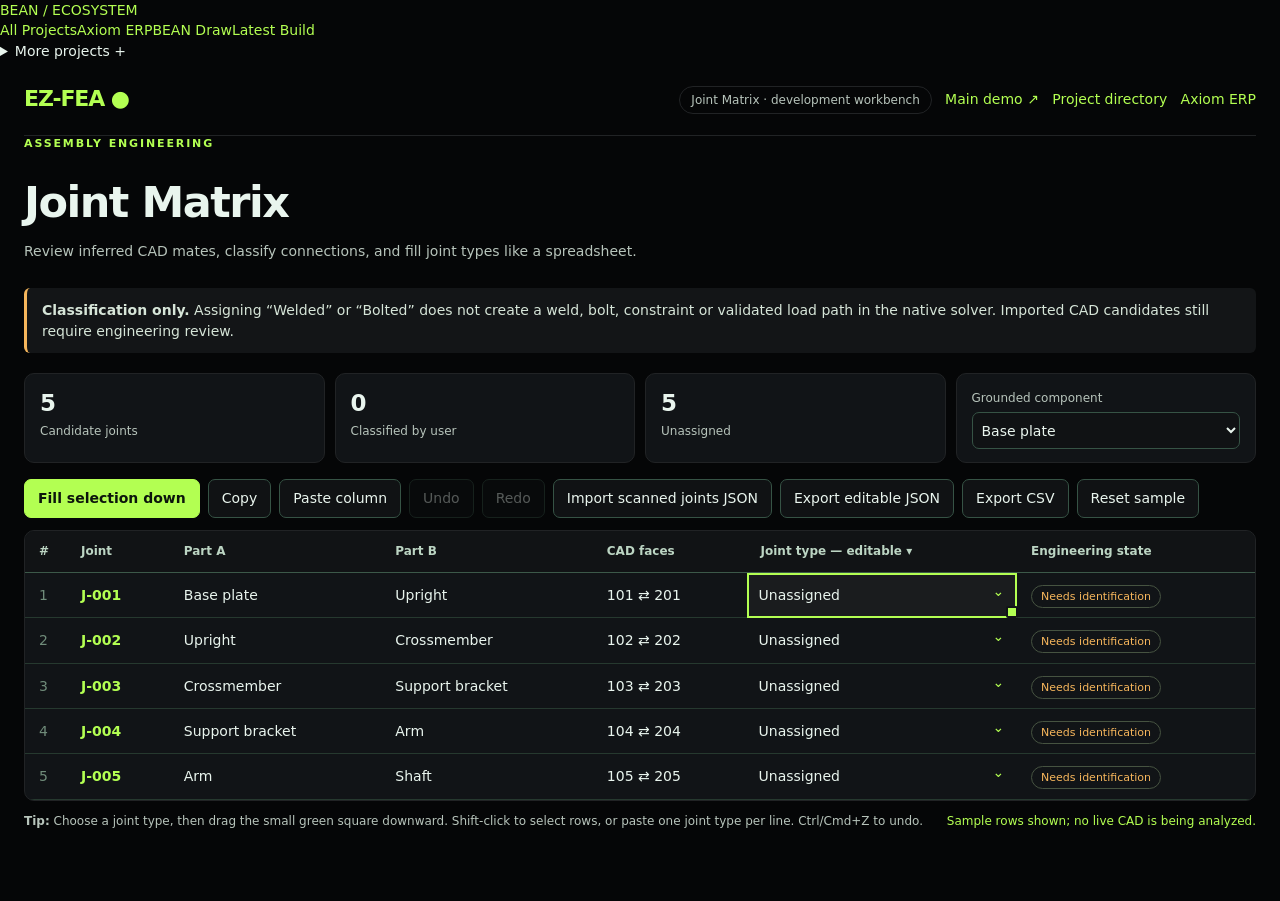
<file: web/joint-matrix.html>
<!doctype html>
<html lang="en">
<head>
<meta charset="utf-8">
<meta name="viewport" content="width=device-width, initial-scale=1">
<meta name="theme-color" content="#090e0d">
<meta name="description" content="EZ-FEA experimental assembly joint spreadsheet. Edits do not automatically assign solver physics.">
<title>EZ-FEA | Joint Matrix</title>
<style>
:root{color-scheme:dark;--bg:#090e0d;--surface:#0c0e10;--surface2:#121416;--line:#1f2123;--lime:#b3ff52;--text:#e9f5ee;--muted:#9eb3a7;--warning:#f6b65c}
*{box-sizing:border-box}
body{margin:0;background:radial-gradient(circle at 80% 0%,#151719,#090e0d 46%);color:var(--text);font:14px/1.45 system-ui,-apple-system,BlinkMacSystemFont,"Segoe UI",sans-serif;min-height:100vh}
a{color:var(--lime);text-decoration:none}
button,select{font:inherit}
button{cursor:pointer}
.shell{max-width:1430px;margin:auto;padding:22px 24px 70px}
.top{display:flex;justify-content:space-between;align-items:center;border-bottom:1px solid var(--line);padding-bottom:20px;gap:16px;flex-wrap:wrap}
.mark{font-weight:900;letter-spacing:-.05em;font-size:22px}.mark span{color:var(--lime)}
.tag{border:1px solid var(--line);border-radius:20px;padding:6px 11px;color:var(--muted);font-size:12px}
h1{font-size:clamp(25px,3.5vw,43px);margin:19px 0 8px;letter-spacing:-.035em}
p{margin:7px 0}
.muted{color:var(--muted)}
.hero{display:flex;justify-content:space-between;align-items:flex-end;gap:20px;flex-wrap:wrap}
.eyebrow{font-size:11px;text-transform:uppercase;letter-spacing:.17em;color:var(--lime);font-weight:700}
.notice{margin:20px 0;padding:12px 15px;background:#131517;border-left:3px solid var(--warning);color:#d6e5d8;border-radius:6px}
.controls{display:flex;align-items:center;gap:8px;flex-wrap:wrap;margin:15px 0 12px}
.btn{background:var(--surface2);border:1px solid #365345;color:var(--text);border-radius:7px;padding:8px 13px;min-height:37px}
.btn:disabled{opacity:.35;cursor:not-allowed}
.btn:hover:not(:disabled){border-color:var(--lime)}
.btn.primary{background:var(--lime);color:#0c150c;border-color:var(--lime);font-weight:750}
.stats{display:grid;grid-template-columns:repeat(4,minmax(120px,1fr));gap:10px;margin:16px 0}
.stat{padding:13px 15px;border:1px solid var(--line);background:var(--surface);border-radius:10px}
.stat strong{display:block;font-size:23px}
.stat span{color:var(--muted);font-size:12px}
table{width:100%;border-collapse:separate;border-spacing:0;white-space:nowrap}
.table-wrap{overflow:auto;background:var(--surface);border:1px solid var(--line);border-radius:10px;min-height:265px}
thead th{background:#111315;color:#bcd5c3;text-align:left;font-size:12px;font-weight:600;position:sticky;top:0;z-index:2;padding:12px 14px;border-bottom:1px solid #3c5949}
td{padding:9px 14px;border-bottom:1px solid #26392f;vertical-align:middle;position:relative}
tr:hover td{background:#16181a}
td.num{color:#708c7a;width:42px}
.joint{font-weight:700;color:var(--lime)}
.cell{padding:0!important;min-width:170px;user-select:none}
.cell[data-selected=true]{outline:2px solid var(--lime);outline-offset:-2px;background:#1a1c1e}
.cell[data-range=true]{background:#1c1e20}
.cell select{display:block;width:100%;padding:12px 26px 12px 12px;color:var(--text);background:transparent;border:0;outline:none;appearance:none;cursor:pointer}
.cell option{color:#e9f5ee;background:#0f1113}
.cell:after{content:"⌄";position:absolute;right:13px;top:8px;color:var(--lime);pointer-events:none}
.handle{position:absolute;right:-1px;bottom:-1px;width:12px;height:12px;background:var(--lime);border:2px solid var(--surface);border-radius:2px;z-index:3;cursor:crosshair;touch-action:none}
.status{font-size:11px;padding:4px 9px;border:1px solid #465341;border-radius:20px;color:#a0bea9}
.status.selected{border-color:#7aa95d;color:#c5ffa9}
.status.new{color:var(--warning)}
.bottom{display:flex;justify-content:space-between;gap:15px;flex-wrap:wrap;margin-top:12px;color:var(--muted);font-size:12px}
#feedback{color:var(--lime);min-height:18px}
input[type=file]{display:none}
@media(max-width:650px){.shell{padding:12px}.stats{grid-template-columns:1fr 1fr}h1{font-size:27px}}

/* Black canvas portfolio standard · neutral surfaces; project accents preserved */
:root{--bg:#050607;--surface:#111417;--surface2:#101214;--line:#212325}html,body{background:#050607}

/* Unified black-first page chrome; preserve colored game artwork and data status signals. */
html{background:#050607}
body{background:#050607}
:root{--ink:#edf5f0;--muted:#b7c4bb;--light:#050607;--white:#121619;--navy:#090c0e;--border:#343c3e}
.panel,.viewer-panel,.results-panel,.results-footer{background:#111519;border-color:#343c3e}
.viewer-stage{background:radial-gradient(ellipse at 52% 48%,#1c2325,#0c1113 90%)}
</style>
<link rel="stylesheet" href="https://danieloculus0-bot.github.io/BEAN/ecosystem-nav.css?v=20261120">
</head>
<body>
<nav class="bean-net" data-bean-ecosystem-nav="v1" aria-label="BEAN ecosystem navigation"><div class="bean-net-inner">
<a class="bean-net-home" href="https://danieloculus0-bot.github.io/BEAN/">BEAN / ECOSYSTEM</a><div class="bean-net-links"><a href="https://danieloculus0-bot.github.io/BEAN/portfolio/">All Projects</a><a href="https://danieloculus0-bot.github.io/Axiom_Beta/erp/">Axiom ERP</a><a href="https://danieloculus0-bot.github.io/BEAN/bean-draw/">BEAN Draw</a><a class="bean-net-update" href="https://danieloculus0-bot.github.io/BEAN/status.html">Latest Build</a><details><summary>More projects +</summary><div class="bean-net-menu">
<a href="https://danieloculus0-bot.github.io/BEAN/research-lab.html">BEAN Research Lab</a><a href="https://danieloculus0-bot.github.io/Axiom_Beta/erp/autonest.html">Axiom AutoNest</a><a href="https://danieloculus0-bot.github.io/EZ-CAM/brake-lab.html">Brake Simulation</a><a href="https://danieloculus0-bot.github.io/BEAN/bean-demo/">BEAN Core Demo</a><a href="https://danieloculus0-bot.github.io/BEAN/portfolio/bean-learning/">Learning Experiments</a><a href="https://danieloculus0-bot.github.io/BEAN/portfolio/ez-fair/">EZ-FAIR Demo</a><a href="https://danieloculus0-bot.github.io/BEAN/portfolio/ez-office/">EZ-Office Demo</a><a href="https://danieloculus0-bot.github.io/BEAN/aiscend.html">AIscend</a><a href="https://danieloculus0-bot.github.io/BEAN/beander/">BEANder</a><a href="https://github.com/danieloculus0-bot/BEAN">BEAN Source</a></div></details></div></div></nav>

<main class="shell">
<header class="top">
<a class="mark" href="./"><span>EZ</span>-FEA <span>●</span></a>
<div><span class="tag">Joint Matrix · development workbench</span> &nbsp; <a href="./">Main demo ↗</a> &nbsp; <a href="https://danieloculus0-bot.github.io/BEAN/portfolio/">Project directory</a> &nbsp; <a href="https://danieloculus0-bot.github.io/Axiom_Beta/erp/">Axiom ERP</a></div>
</header>
<div class="hero"><div><div class="eyebrow">ASSEMBLY ENGINEERING</div><h1>Joint Matrix</h1><p class="muted">Review inferred CAD mates, classify connections, and fill joint types like a spreadsheet.</p></div></div>
<div class="notice" role="note"><strong>Classification only.</strong> Assigning “Welded” or “Bolted” does not create a weld, bolt, constraint or validated load path in the native solver. Imported CAD candidates still require engineering review.</div>
<div class="stats">
<div class="stat"><strong id="total">0</strong><span>Candidate joints</span></div>
<div class="stat"><strong id="classified">0</strong><span>Classified by user</span></div>
<div class="stat"><strong id="remaining">0</strong><span>Unassigned</span></div>
<div class="stat"><label for="ground-select" class="muted" style="font-size:12px">Grounded component</label><select class="btn" id="ground-select" style="display:block;width:100%;margin-top:5px;padding:5px" aria-label="Choose grounded part"></select></div>
</div>
<div class="controls" role="toolbar" aria-label="Spreadsheet editing">
<button class="btn primary" id="fill">Fill selection down</button>
<button class="btn" id="copy">Copy</button>
<button class="btn" id="paste">Paste column</button>
<button class="btn" id="undo">Undo</button>
<button class="btn" id="redo">Redo</button>
<button class="btn" id="load">Import scanned joints JSON</button>
<button class="btn" id="save">Export editable JSON</button>
<button class="btn" id="csv">Export CSV</button>
<button class="btn" id="reset">Reset sample</button>
<input type="file" id="file" accept="application/json,.json">
</div>
<div class="table-wrap" id="table-wrap">
<table aria-label="Assembly joints spreadsheet">
<thead><tr><th>#</th><th>Joint</th><th>Part A</th><th>Part B</th><th>CAD faces</th><th>Joint type — editable ▾</th><th>Engineering state</th></tr></thead>
<tbody id="rows"></tbody>
</table>
</div>
<div class="bottom"><span><strong>Tip:</strong> Choose a joint type, then drag the small green square downward. Shift-click to select rows, or paste one joint type per line. Ctrl/Cmd+Z to undo.</span><span id="feedback" role="status" aria-live="polite">Sample rows shown; no live CAD is being analyzed.</span></div>
</main>
<script type="module" src="./joint_matrix.mjs"></script>
</body>
</html>
</file>
